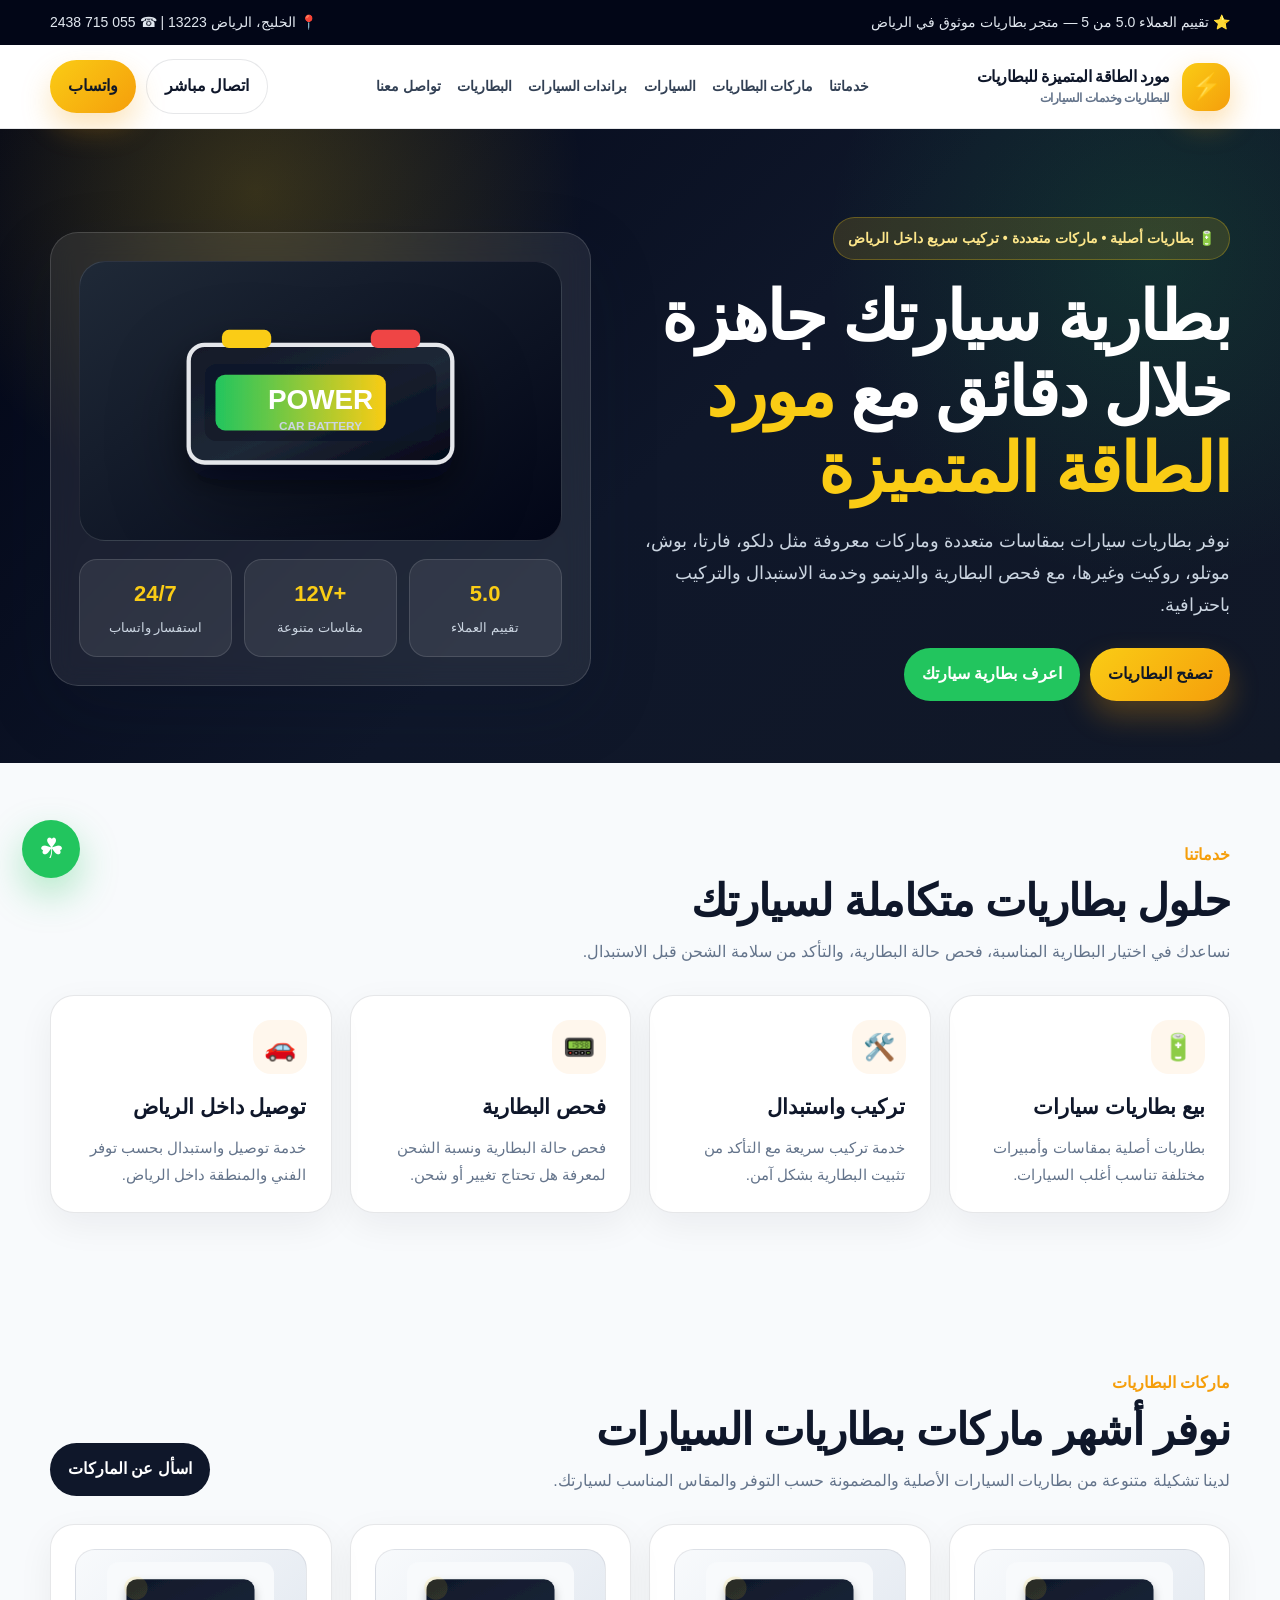
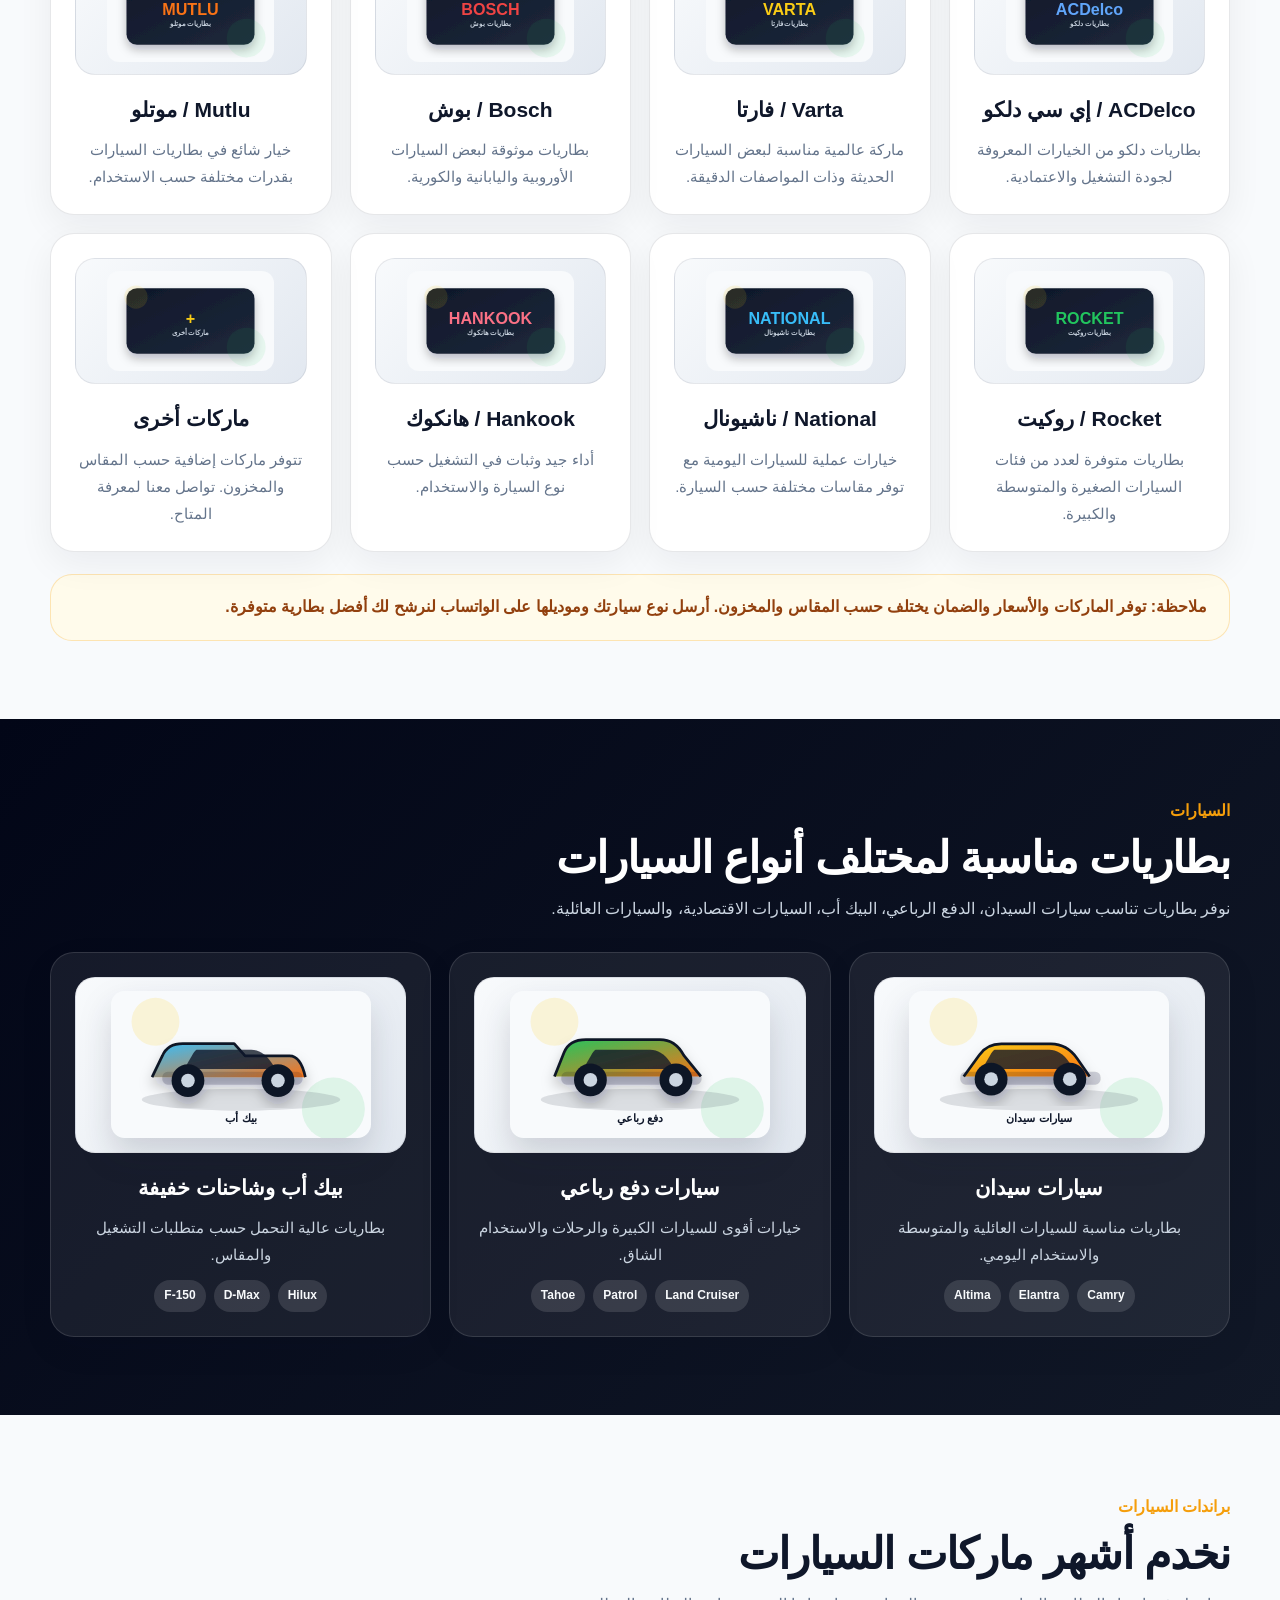
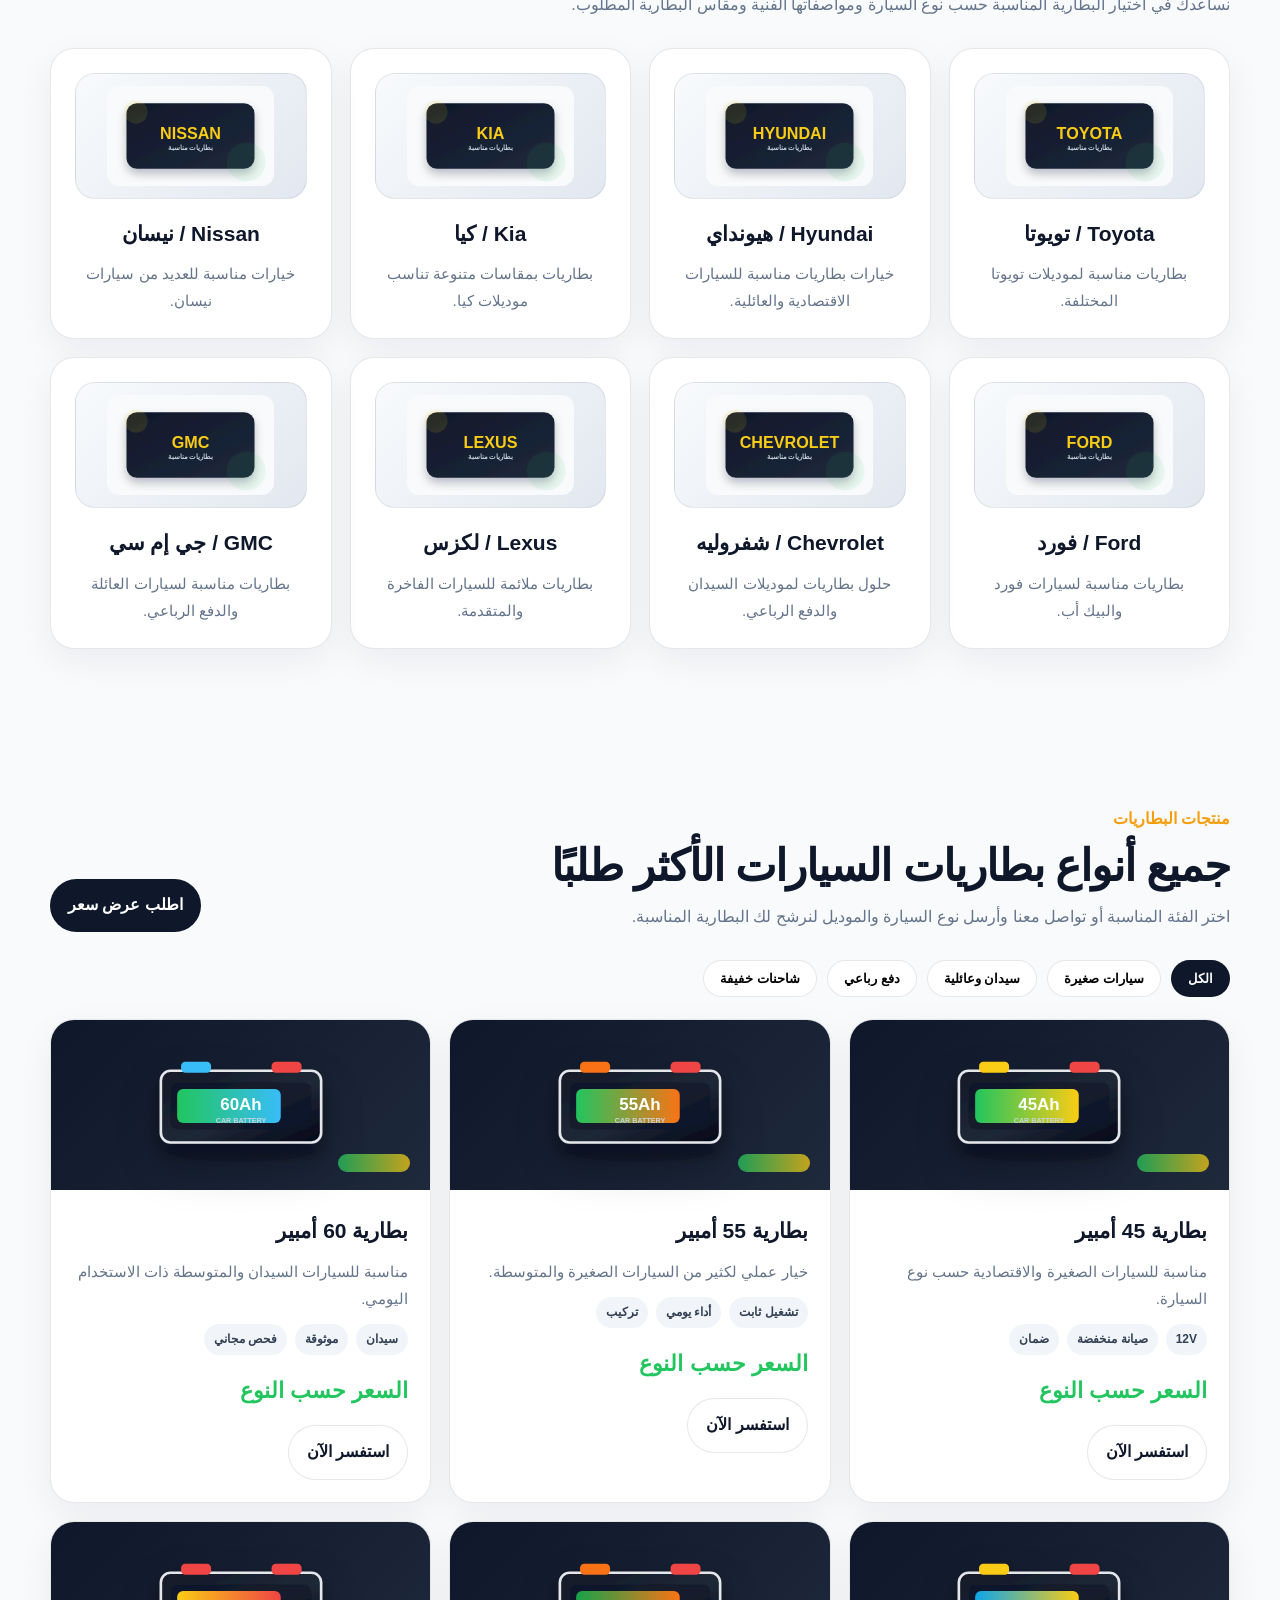
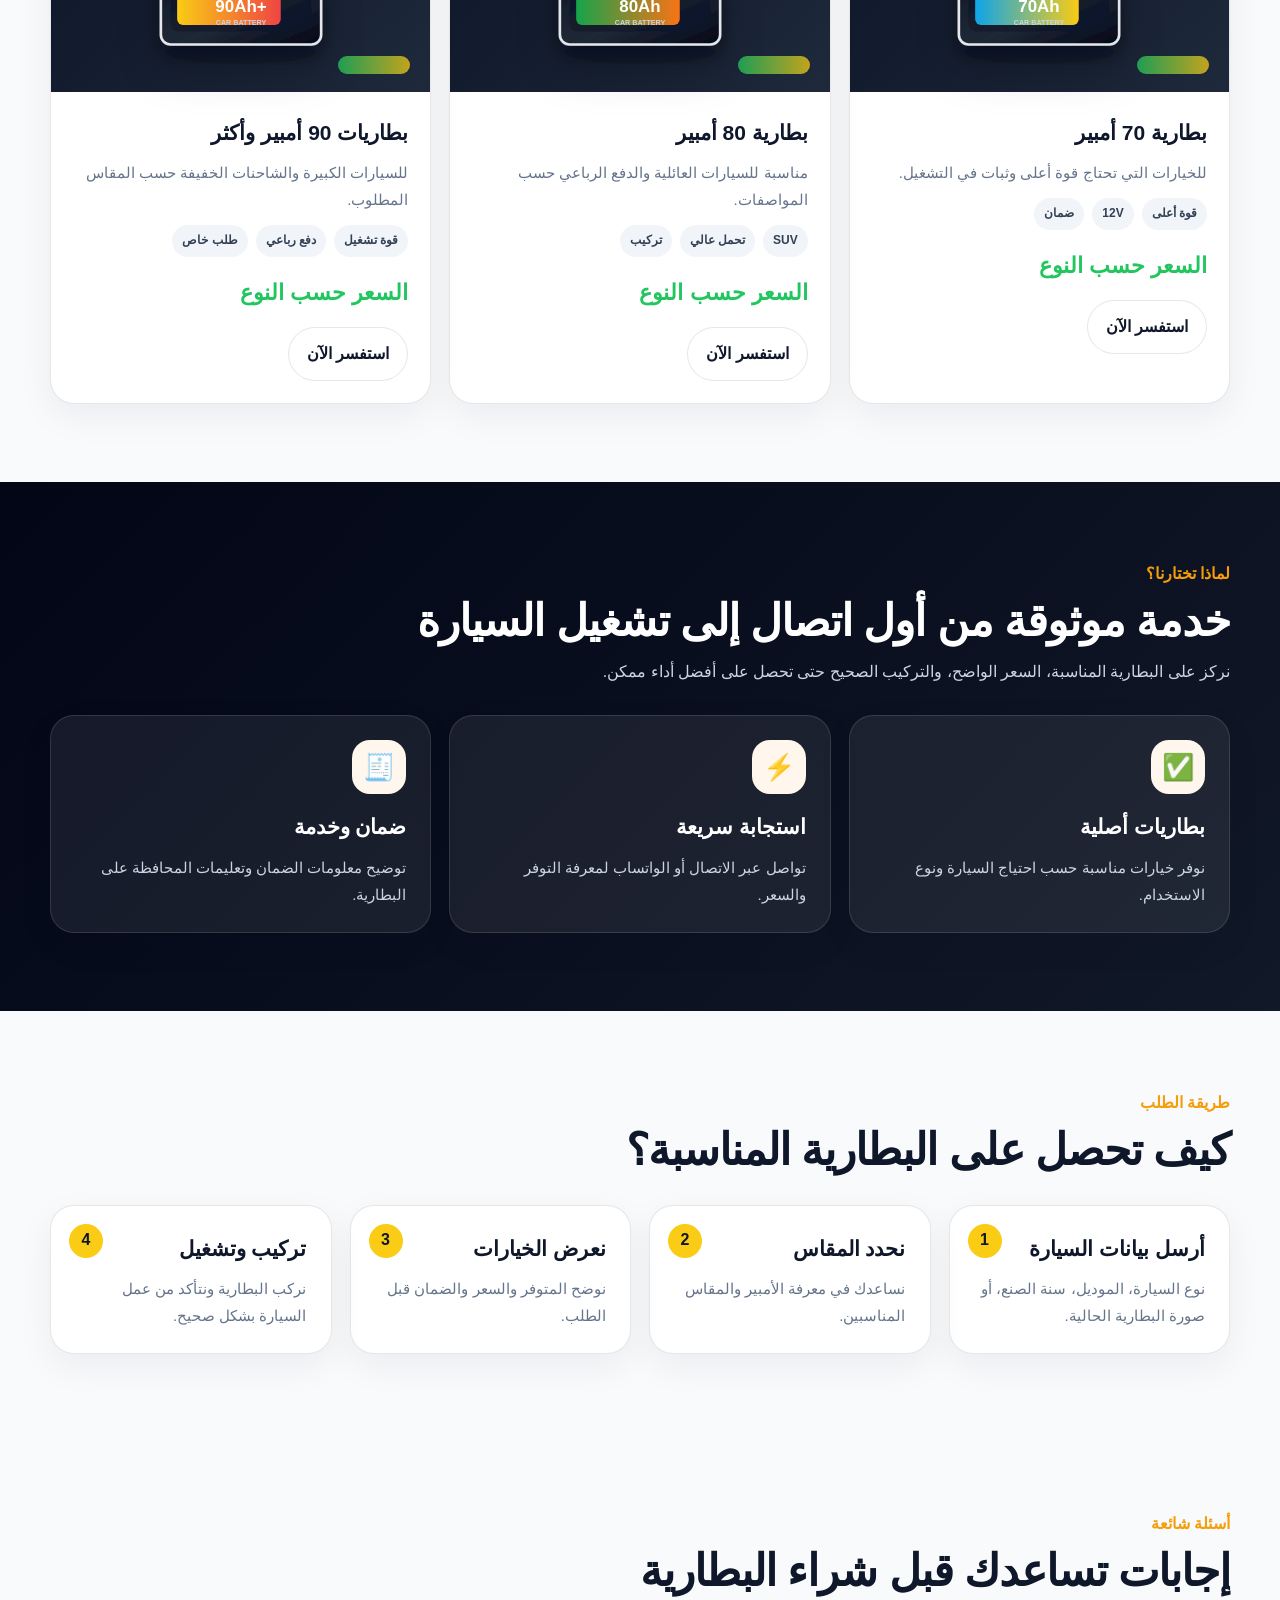
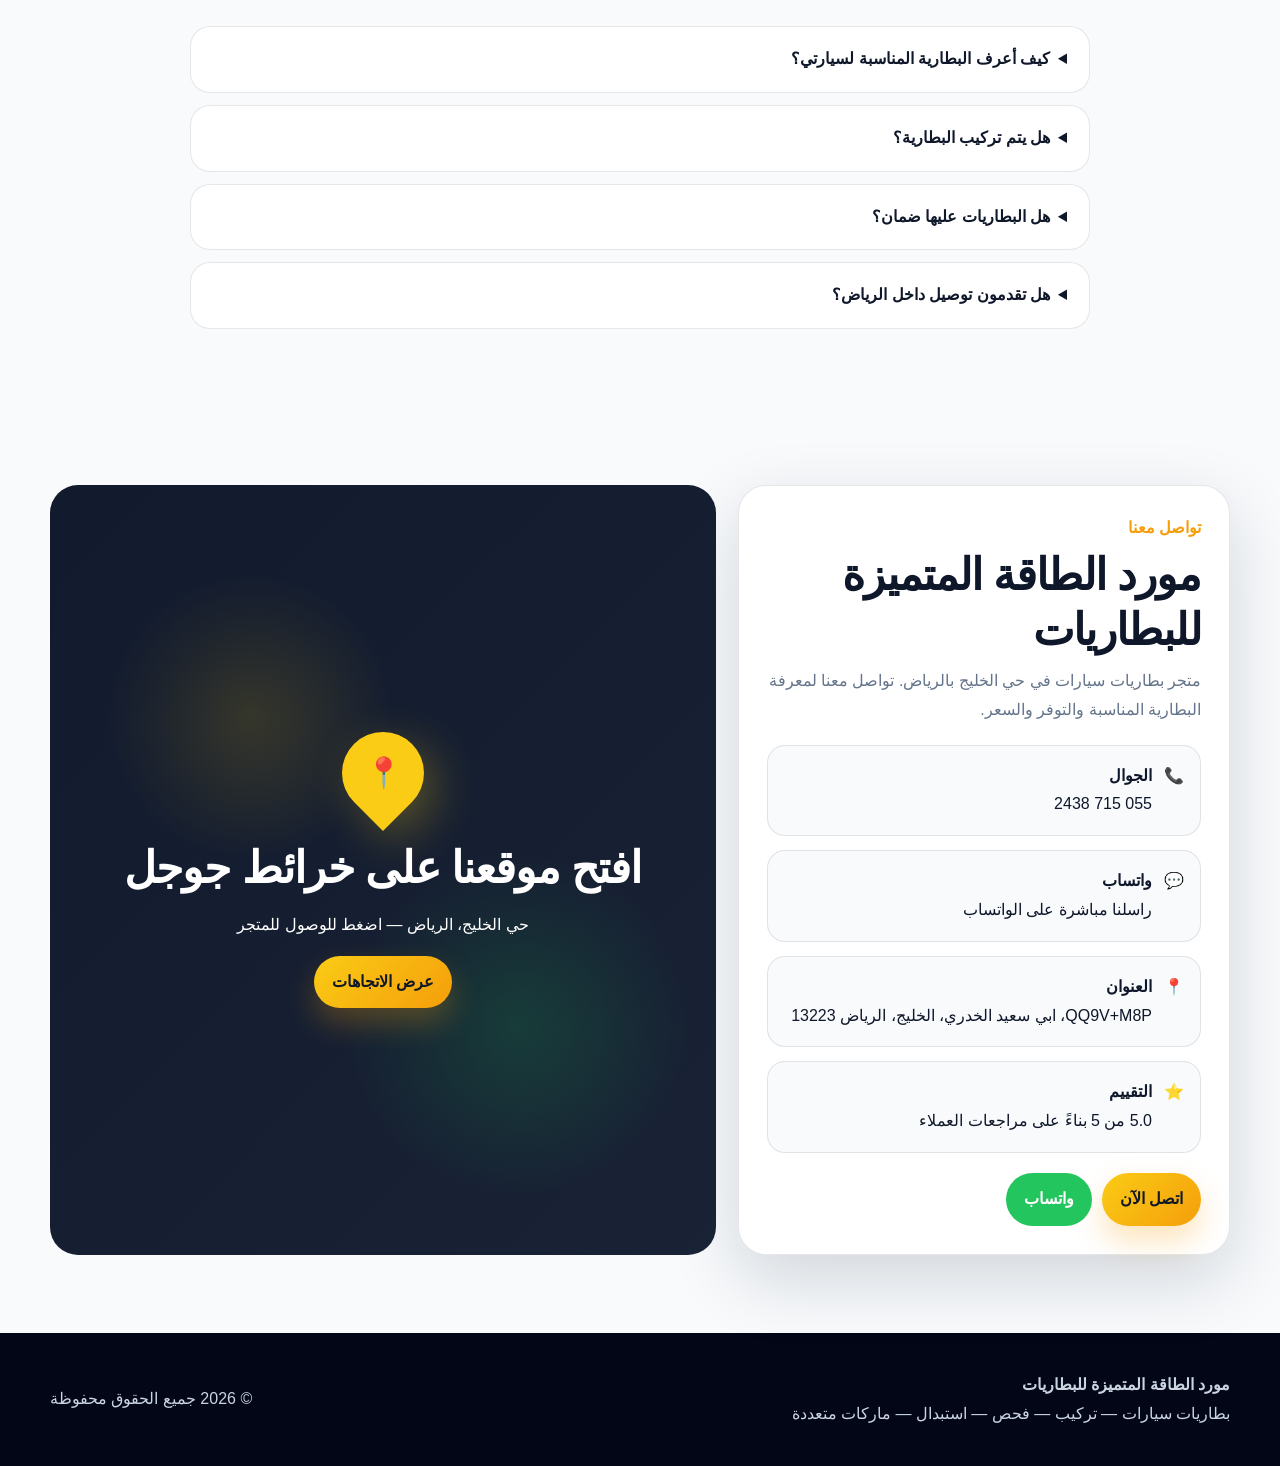
<file: index.html>
<!DOCTYPE html>
<html lang="ar" dir="rtl">
<head>
<meta name="google-site-verification" content="Yxp03Z5TTCuOKH15BFUVGGDQGeXFrfQGbRaMHRB3LVk" />
  <meta charset="UTF-8" />
  <meta name="viewport" content="width=device-width, initial-scale=1.0" />
  <title>مورد الطاقة المتميزة للبطاريات | بطاريات سيارات في الرياض</title>
  <meta name="description" content="مورد الطاقة المتميزة للبطاريات في الرياض يقدم بطاريات سيارات أصلية وماركات مثل ACDelco وVarta وBosch وMutlu وRocket، مع خدمة فحص وتركيب واستبدال بطاريات السيارات داخل الرياض." />
  <meta name="keywords" content="بطاريات سيارات الرياض, مورد الطاقة المتميزة للبطاريات, متجر بطاريات الرياض, بطاريات ACDelco الرياض, بطاريات دلكو, بطاريات Varta, بطاريات Bosch, بطاريات تويوتا, بطاريات هيونداي, تبديل بطارية سيارة الرياض, تركيب بطارية سيارة" />
  <meta name="robots" content="index, follow" />
  <meta property="og:title" content="مورد الطاقة المتميزة للبطاريات | بطاريات سيارات في الرياض" />
  <meta property="og:description" content="بطاريات سيارات أصلية، ماركات متعددة، فحص وتركيب واستبدال سريع داخل الرياض." />
  <meta property="og:type" content="website" />
  <meta property="og:locale" content="ar_SA" />
  <meta name="theme-color" content="#0f172a" />
  <link rel="stylesheet" href="assets/css/style.css" />

  <script type="application/ld+json">
  {
    "@context": "https://schema.org",
    "@type": "AutoPartsStore",
    "name": "مورد الطاقة المتميزة للبطاريات",
    "description": "متجر بطاريات سيارات في الرياض يقدم بطاريات أصلية وخدمة تركيب واستبدال وفحص بطارية.",
    "telephone": "+966557152438",
    "address": {
      "@type": "PostalAddress",
      "streetAddress": "ابي سعيد الخدري، الخليج",
      "addressLocality": "الرياض",
      "postalCode": "13223",
      "addressCountry": "SA"
    },
    "geo": {
      "@type": "GeoCoordinates",
      "latitude": "24.7681",
      "longitude": "46.7933"
    },
    "aggregateRating": {
      "@type": "AggregateRating",
      "ratingValue": "5.0",
      "reviewCount": "5"
    },
    "areaServed": "الرياض",
    "priceRange": "$$",
    "makesOffer": [
      {"@type":"Offer","itemOffered":{"@type":"Product","name":"بطارية سيارة ACDelco"}},
      {"@type":"Offer","itemOffered":{"@type":"Product","name":"بطارية سيارة Varta"}},
      {"@type":"Offer","itemOffered":{"@type":"Product","name":"بطارية سيارة Bosch"}},
      {"@type":"Offer","itemOffered":{"@type":"Product","name":"بطارية سيارة Mutlu"}}
    ],
    "sameAs": ["https://maps.app.goo.gl/ugV6k1Ft15x16Sjf6"]
  }
  </script>
</head>
<body>
  <div class="top-bar">
    <div class="container">
      <span>⭐ تقييم العملاء 5.0 من 5 — متجر بطاريات موثوق في الرياض</span>
      <span>📍 الخليج، الرياض 13223 | ☎ 055 715 2438</span>
    </div>
  </div>

  <header>
    <div class="container navbar">
      <a class="brand" href="#home" aria-label="الرئيسية">
        <span class="logo">⚡</span>
        <span>مورد الطاقة المتميزة للبطاريات<small>للبطاريات وخدمات السيارات</small></span>
      </a>
      <button class="mobile-menu-btn" type="button">القائمة ☰</button>
      <nav aria-label="روابط الموقع">
        <a href="#services">خدماتنا</a>
        <a href="#brands">ماركات البطاريات</a>
        <a href="#cars">السيارات</a>
        <a href="#car-brands">براندات السيارات</a>
        <a href="#products">البطاريات</a>
        <a href="#contact">تواصل معنا</a>
      </nav>
      <div class="actions">
        <a class="btn btn-outline" href="tel:+966557152438">اتصال مباشر</a>
        <a class="btn btn-primary" href="https://wa.me/966557152438" target="_blank" rel="noopener">واتساب</a>
      </div>
    </div>
  </header>

  <main id="home">
    <section class="hero">
      <div class="container hero-grid">
        <div>
          <div class="badge">🔋 بطاريات أصلية • ماركات متعددة • تركيب سريع داخل الرياض</div>
          <h1>بطارية سيارتك جاهزة خلال دقائق مع <span class="highlight">مورد الطاقة المتميزة</span></h1>
          <p>نوفر بطاريات سيارات بمقاسات متعددة وماركات معروفة مثل دلكو، فارتا، بوش، موتلو، روكيت وغيرها، مع فحص البطارية والدينمو وخدمة الاستبدال والتركيب باحترافية.</p>
          <div class="actions">
            <a class="btn btn-primary" href="#products">تصفح البطاريات</a>
            <a class="btn btn-green" href="https://wa.me/966557152438?text=السلام%20عليكم%،%20أرغب%20بمعرفة%20البطارية%20المناسبة%20لسيارتي" target="_blank" rel="noopener">اعرف بطارية سيارتك</a>
          </div>
        </div>

        <div class="hero-card" aria-label="معلومات سريعة">
          <div class="battery-visual">
            <img src="assets/images/batteries/hero-battery.svg" alt="بطارية سيارة احترافية" class="hero-battery-img">
          </div>
          <div class="stats">
            <div class="stat"><strong>5.0</strong><span>تقييم العملاء</span></div>
            <div class="stat"><strong>+12V</strong><span>مقاسات متنوعة</span></div>
            <div class="stat"><strong>24/7</strong><span>استفسار واتساب</span></div>
          </div>
        </div>
      </div>
    </section>

    <section id="services">
      <div class="container">
        <div class="section-head">
          <div>
            <div class="eyebrow">خدماتنا</div>
            <h2>حلول بطاريات متكاملة لسيارتك</h2>
            <p class="lead">نساعدك في اختيار البطارية المناسبة، فحص حالة البطارية، والتأكد من سلامة الشحن قبل الاستبدال.</p>
          </div>
        </div>
        <div class="services-grid">
          <article class="card"><div class="icon">🔋</div><h3>بيع بطاريات سيارات</h3><p>بطاريات أصلية بمقاسات وأمبيرات مختلفة تناسب أغلب السيارات.</p></article>
          <article class="card"><div class="icon">🛠️</div><h3>تركيب واستبدال</h3><p>خدمة تركيب سريعة مع التأكد من تثبيت البطارية بشكل آمن.</p></article>
          <article class="card"><div class="icon">📟</div><h3>فحص البطارية</h3><p>فحص حالة البطارية ونسبة الشحن لمعرفة هل تحتاج تغيير أو شحن.</p></article>
          <article class="card"><div class="icon">🚗</div><h3>توصيل داخل الرياض</h3><p>خدمة توصيل واستبدال بحسب توفر الفني والمنطقة داخل الرياض.</p></article>
        </div>
      </div>
    </section>

    <section id="brands">
      <div class="container">
        <div class="section-head">
          <div>
            <div class="eyebrow">ماركات البطاريات</div>
            <h2>نوفر أشهر ماركات بطاريات السيارات</h2>
            <p class="lead">لدينا تشكيلة متنوعة من بطاريات السيارات الأصلية والمضمونة حسب التوفر والمقاس المناسب لسيارتك.</p>
          </div>
          <a class="btn btn-dark" href="https://wa.me/966557152438?text=أريد%20معرفة%20ماركات%20البطاريات%20المتوفرة" target="_blank" rel="noopener">اسأل عن الماركات</a>
        </div>

        <div class="brands-grid">
          <article class="card brand-card"><div class="brand-logo-wrap"><img src="assets/images/brands/acdelco.svg" alt="بطاريات ACDelco دلكو في الرياض" class="brand-logo"></div><h3>ACDelco / إي سي دلكو</h3><p>بطاريات دلكو من الخيارات المعروفة لجودة التشغيل والاعتمادية.</p></article>
          <article class="card brand-card"><div class="brand-logo-wrap"><img src="assets/images/brands/varta.svg" alt="بطاريات Varta للسيارات" class="brand-logo"></div><h3>Varta / فارتا</h3><p>ماركة عالمية مناسبة لبعض السيارات الحديثة وذات المواصفات الدقيقة.</p></article>
          <article class="card brand-card"><div class="brand-logo-wrap"><img src="assets/images/brands/bosch.svg" alt="بطاريات Bosch للسيارات" class="brand-logo"></div><h3>Bosch / بوش</h3><p>بطاريات موثوقة لبعض السيارات الأوروبية واليابانية والكورية.</p></article>
          <article class="card brand-card"><div class="brand-logo-wrap"><img src="assets/images/brands/mutlu.svg" alt="بطاريات Mutlu موتلو" class="brand-logo"></div><h3>Mutlu / موتلو</h3><p>خيار شائع في بطاريات السيارات بقدرات مختلفة حسب الاستخدام.</p></article>
          <article class="card brand-card"><div class="brand-logo-wrap"><img src="assets/images/brands/rocket.svg" alt="بطاريات Rocket روكيت" class="brand-logo"></div><h3>Rocket / روكيت</h3><p>بطاريات متوفرة لعدد من فئات السيارات الصغيرة والمتوسطة والكبيرة.</p></article>
          <article class="card brand-card"><div class="brand-logo-wrap"><img src="assets/images/brands/national.svg" alt="بطاريات National ناشيونال" class="brand-logo"></div><h3>National / ناشيونال</h3><p>خيارات عملية للسيارات اليومية مع توفر مقاسات مختلفة حسب السيارة.</p></article>
          <article class="card brand-card"><div class="brand-logo-wrap"><img src="assets/images/brands/hankook.svg" alt="بطاريات Hankook هانكوك" class="brand-logo"></div><h3>Hankook / هانكوك</h3><p>أداء جيد وثبات في التشغيل حسب نوع السيارة والاستخدام.</p></article>
          <article class="card brand-card"><div class="brand-logo-wrap"><img src="assets/images/brands/other-battery-brand.svg" alt="ماركات بطاريات أخرى" class="brand-logo"></div><h3>ماركات أخرى</h3><p>تتوفر ماركات إضافية حسب المقاس والمخزون. تواصل معنا لمعرفة المتاح.</p></article>
        </div>
        <div class="note-box">ملاحظة: توفر الماركات والأسعار والضمان يختلف حسب المقاس والمخزون. أرسل نوع سيارتك وموديلها على الواتساب لنرشح لك أفضل بطارية متوفرة.</div>
      </div>
    </section>

    <section id="cars" class="dark-section">
      <div class="container">
        <div class="section-head">
          <div>
            <div class="eyebrow">السيارات</div>
            <h2>بطاريات مناسبة لمختلف أنواع السيارات</h2>
            <p class="lead">نوفر بطاريات تناسب سيارات السيدان، الدفع الرباعي، البيك أب، السيارات الاقتصادية، والسيارات العائلية.</p>
          </div>
        </div>
        <div class="cars-grid">
          <article class="card car-card"><div class="car-image-wrap"><img src="assets/images/cars/sedan.svg" alt="بطاريات سيارات سيدان" class="car-image"></div><h3>سيارات سيدان</h3><p>بطاريات مناسبة للسيارات العائلية والمتوسطة والاستخدام اليومي.</p><div class="compatibility-list"><span class="tag">Camry</span><span class="tag">Elantra</span><span class="tag">Altima</span></div></article>
          <article class="card car-card"><div class="car-image-wrap"><img src="assets/images/cars/suv.svg" alt="بطاريات سيارات دفع رباعي" class="car-image"></div><h3>سيارات دفع رباعي</h3><p>خيارات أقوى للسيارات الكبيرة والرحلات والاستخدام الشاق.</p><div class="compatibility-list"><span class="tag">Land Cruiser</span><span class="tag">Patrol</span><span class="tag">Tahoe</span></div></article>
          <article class="card car-card"><div class="car-image-wrap"><img src="assets/images/cars/pickup.svg" alt="بطاريات سيارات بيك أب وشاحنات خفيفة" class="car-image"></div><h3>بيك أب وشاحنات خفيفة</h3><p>بطاريات عالية التحمل حسب متطلبات التشغيل والمقاس.</p><div class="compatibility-list"><span class="tag">Hilux</span><span class="tag">D-Max</span><span class="tag">F-150</span></div></article>
        </div>
      </div>
    </section>

    <section id="car-brands">
      <div class="container">
        <div class="section-head">
          <div>
            <div class="eyebrow">براندات السيارات</div>
            <h2>نخدم أشهر ماركات السيارات</h2>
            <p class="lead">نساعدك في اختيار البطارية المناسبة حسب نوع السيارة ومواصفاتها الفنية ومقاس البطارية المطلوب.</p>
          </div>
        </div>
        <div class="car-brands-grid">
          <article class="card car-brand-card"><div class="car-brand-logo-wrap"><img src="assets/images/car-brands/toyota.svg" alt="بطاريات تويوتا في الرياض" class="car-brand-logo"></div><h3>Toyota / تويوتا</h3><p>بطاريات مناسبة لموديلات تويوتا المختلفة.</p></article>
          <article class="card car-brand-card"><div class="car-brand-logo-wrap"><img src="assets/images/car-brands/hyundai.svg" alt="بطاريات هيونداي" class="car-brand-logo"></div><h3>Hyundai / هيونداي</h3><p>خيارات بطاريات مناسبة للسيارات الاقتصادية والعائلية.</p></article>
          <article class="card car-brand-card"><div class="car-brand-logo-wrap"><img src="assets/images/car-brands/kia.svg" alt="بطاريات كيا" class="car-brand-logo"></div><h3>Kia / كيا</h3><p>بطاريات بمقاسات متنوعة تناسب موديلات كيا.</p></article>
          <article class="card car-brand-card"><div class="car-brand-logo-wrap"><img src="assets/images/car-brands/nissan.svg" alt="بطاريات نيسان" class="car-brand-logo"></div><h3>Nissan / نيسان</h3><p>خيارات مناسبة للعديد من سيارات نيسان.</p></article>
          <article class="card car-brand-card"><div class="car-brand-logo-wrap"><img src="assets/images/car-brands/ford.svg" alt="بطاريات فورد" class="car-brand-logo"></div><h3>Ford / فورد</h3><p>بطاريات مناسبة لسيارات فورد والبيك أب.</p></article>
          <article class="card car-brand-card"><div class="car-brand-logo-wrap"><img src="assets/images/car-brands/chevrolet.svg" alt="بطاريات شفروليه" class="car-brand-logo"></div><h3>Chevrolet / شفروليه</h3><p>حلول بطاريات لموديلات السيدان والدفع الرباعي.</p></article>
          <article class="card car-brand-card"><div class="car-brand-logo-wrap"><img src="assets/images/car-brands/lexus.svg" alt="بطاريات لكزس" class="car-brand-logo"></div><h3>Lexus / لكزس</h3><p>بطاريات ملائمة للسيارات الفاخرة والمتقدمة.</p></article>
          <article class="card car-brand-card"><div class="car-brand-logo-wrap"><img src="assets/images/car-brands/gmc.svg" alt="بطاريات جي ام سي" class="car-brand-logo"></div><h3>GMC / جي إم سي</h3><p>بطاريات مناسبة لسيارات العائلة والدفع الرباعي.</p></article>
        </div>
      </div>
    </section>

    <section id="products">
      <div class="container">
        <div class="section-head">
          <div>
            <div class="eyebrow">منتجات البطاريات</div>
            <h2>جميع أنواع بطاريات السيارات الأكثر طلبًا</h2>
            <p class="lead">اختر الفئة المناسبة أو تواصل معنا وأرسل نوع السيارة والموديل لنرشح لك البطارية المناسبة.</p>
          </div>
          <a class="btn btn-dark" href="https://wa.me/966557152438?text=أريد%20عرض%20سعر%20بطارية%20سيارة" target="_blank" rel="noopener">اطلب عرض سعر</a>
        </div>

        <div class="filters" aria-label="فلترة المنتجات">
          <button class="filter-btn active" data-filter="all">الكل</button>
          <button class="filter-btn" data-filter="small">سيارات صغيرة</button>
          <button class="filter-btn" data-filter="sedan">سيدان وعائلية</button>
          <button class="filter-btn" data-filter="suv">دفع رباعي</button>
          <button class="filter-btn" data-filter="truck">شاحنات خفيفة</button>
        </div>

        <div class="products-grid">
          <article class="card product" data-category="small"><div class="product-top"><img src="assets/images/batteries/battery-45ah.svg" alt="بطارية سيارة 45 أمبير" class="product-battery-image"></div><div class="product-body"><h3>بطارية 45 أمبير</h3><p>مناسبة للسيارات الصغيرة والاقتصادية حسب نوع السيارة.</p><div class="product-meta"><span class="tag">12V</span><span class="tag">صيانة منخفضة</span><span class="tag">ضمان</span></div><div class="price">السعر حسب النوع</div><a class="btn btn-outline" href="https://wa.me/966557152438?text=أريد%20بطارية%2045%20أمبير" target="_blank" rel="noopener">استفسر الآن</a></div></article>
          <article class="card product" data-category="small sedan"><div class="product-top"><img src="assets/images/batteries/battery-55ah.svg" alt="بطارية سيارة 55 أمبير" class="product-battery-image"></div><div class="product-body"><h3>بطارية 55 أمبير</h3><p>خيار عملي لكثير من السيارات الصغيرة والمتوسطة.</p><div class="product-meta"><span class="tag">تشغيل ثابت</span><span class="tag">أداء يومي</span><span class="tag">تركيب</span></div><div class="price">السعر حسب النوع</div><a class="btn btn-outline" href="https://wa.me/966557152438?text=أريد%20بطارية%2055%20أمبير" target="_blank" rel="noopener">استفسر الآن</a></div></article>
          <article class="card product" data-category="sedan"><div class="product-top"><img src="assets/images/batteries/battery-60ah.svg" alt="بطارية سيارة 60 أمبير" class="product-battery-image"></div><div class="product-body"><h3>بطارية 60 أمبير</h3><p>مناسبة للسيارات السيدان والمتوسطة ذات الاستخدام اليومي.</p><div class="product-meta"><span class="tag">سيدان</span><span class="tag">موثوقة</span><span class="tag">فحص مجاني</span></div><div class="price">السعر حسب النوع</div><a class="btn btn-outline" href="https://wa.me/966557152438?text=أريد%20بطارية%2060%20أمبير" target="_blank" rel="noopener">استفسر الآن</a></div></article>
          <article class="card product" data-category="sedan suv"><div class="product-top"><img src="assets/images/batteries/battery-70ah.svg" alt="بطارية سيارة 70 أمبير" class="product-battery-image"></div><div class="product-body"><h3>بطارية 70 أمبير</h3><p>للخيارات التي تحتاج قوة أعلى وثبات في التشغيل.</p><div class="product-meta"><span class="tag">قوة أعلى</span><span class="tag">12V</span><span class="tag">ضمان</span></div><div class="price">السعر حسب النوع</div><a class="btn btn-outline" href="https://wa.me/966557152438?text=أريد%20بطارية%2070%20أمبير" target="_blank" rel="noopener">استفسر الآن</a></div></article>
          <article class="card product" data-category="suv"><div class="product-top"><img src="assets/images/batteries/battery-80ah.svg" alt="بطارية سيارة 80 أمبير" class="product-battery-image"></div><div class="product-body"><h3>بطارية 80 أمبير</h3><p>مناسبة للسيارات العائلية والدفع الرباعي حسب المواصفات.</p><div class="product-meta"><span class="tag">SUV</span><span class="tag">تحمل عالي</span><span class="tag">تركيب</span></div><div class="price">السعر حسب النوع</div><a class="btn btn-outline" href="https://wa.me/966557152438?text=أريد%20بطارية%2080%20أمبير" target="_blank" rel="noopener">استفسر الآن</a></div></article>
          <article class="card product" data-category="suv truck"><div class="product-top"><img src="assets/images/batteries/battery-90ah.svg" alt="بطارية سيارة 90 أمبير وأكثر" class="product-battery-image"></div><div class="product-body"><h3>بطاريات 90 أمبير وأكثر</h3><p>للسيارات الكبيرة والشاحنات الخفيفة حسب المقاس المطلوب.</p><div class="product-meta"><span class="tag">قوة تشغيل</span><span class="tag">دفع رباعي</span><span class="tag">طلب خاص</span></div><div class="price">السعر حسب النوع</div><a class="btn btn-outline" href="https://wa.me/966557152438?text=أريد%20بطارية%2090%20أمبير%20أو%20أكثر" target="_blank" rel="noopener">استفسر الآن</a></div></article>
        </div>
      </div>
    </section>

    <section id="why" class="dark-section">
      <div class="container">
        <div class="section-head">
          <div>
            <div class="eyebrow">لماذا تختارنا؟</div>
            <h2>خدمة موثوقة من أول اتصال إلى تشغيل السيارة</h2>
            <p class="lead">نركز على البطارية المناسبة، السعر الواضح، والتركيب الصحيح حتى تحصل على أفضل أداء ممكن.</p>
          </div>
        </div>
        <div class="why-grid">
          <article class="card"><div class="icon">✅</div><h3>بطاريات أصلية</h3><p>نوفر خيارات مناسبة حسب احتياج السيارة ونوع الاستخدام.</p></article>
          <article class="card"><div class="icon">⚡</div><h3>استجابة سريعة</h3><p>تواصل عبر الاتصال أو الواتساب لمعرفة التوفر والسعر.</p></article>
          <article class="card"><div class="icon">🧾</div><h3>ضمان وخدمة</h3><p>توضيح معلومات الضمان وتعليمات المحافظة على البطارية.</p></article>
        </div>
      </div>
    </section>

    <section>
      <div class="container">
        <div class="section-head"><div><div class="eyebrow">طريقة الطلب</div><h2>كيف تحصل على البطارية المناسبة؟</h2></div></div>
        <div class="steps">
          <article class="card step"><h3>أرسل بيانات السيارة</h3><p>نوع السيارة، الموديل، سنة الصنع، أو صورة البطارية الحالية.</p></article>
          <article class="card step"><h3>نحدد المقاس</h3><p>نساعدك في معرفة الأمبير والمقاس المناسبين.</p></article>
          <article class="card step"><h3>نعرض الخيارات</h3><p>نوضح المتوفر والسعر والضمان قبل الطلب.</p></article>
          <article class="card step"><h3>تركيب وتشغيل</h3><p>نركب البطارية ونتأكد من عمل السيارة بشكل صحيح.</p></article>
        </div>
      </div>
    </section>

    <section id="faq">
      <div class="container">
        <div class="section-head"><div><div class="eyebrow">أسئلة شائعة</div><h2>إجابات تساعدك قبل شراء البطارية</h2></div></div>
        <div class="faq">
          <details><summary>كيف أعرف البطارية المناسبة لسيارتي؟</summary><p>أرسل لنا نوع السيارة والموديل أو صورة البطارية الحالية عبر الواتساب، ونساعدك في تحديد الأمبير والمقاس المناسب.</p></details>
          <details><summary>هل يتم تركيب البطارية؟</summary><p>نعم، تتوفر خدمة التركيب والاستبدال بحسب التوفر والمنطقة. تواصل معنا للتأكيد قبل الطلب.</p></details>
          <details><summary>هل البطاريات عليها ضمان؟</summary><p>تختلف مدة الضمان حسب نوع البطارية والشركة. يتم توضيح بيانات الضمان عند الشراء.</p></details>
          <details><summary>هل تقدمون توصيل داخل الرياض؟</summary><p>تتوفر خدمة التوصيل لبعض مناطق الرياض حسب الوقت والتوفر. أرسل موقعك عبر الواتساب لمعرفة إمكانية الخدمة.</p></details>
        </div>
      </div>
    </section>

    <section id="contact">
      <div class="container contact-grid">
        <div class="contact-card">
          <div class="eyebrow">تواصل معنا</div>
          <h2>مورد الطاقة المتميزة للبطاريات</h2>
          <p class="lead">متجر بطاريات سيارات في حي الخليج بالرياض. تواصل معنا لمعرفة البطارية المناسبة والتوفر والسعر.</p>
          <div class="contact-list">
            <div class="contact-item"><strong>📞</strong><div><b>الجوال</b><br><a href="tel:+966557152438">055 715 2438</a></div></div>
            <div class="contact-item"><strong>💬</strong><div><b>واتساب</b><br><a href="https://wa.me/966557152438" target="_blank" rel="noopener">راسلنا مباشرة على الواتساب</a></div></div>
            <div class="contact-item"><strong>📍</strong><div><b>العنوان</b><br>QQ9V+M8P، ابي سعيد الخدري، الخليج، الرياض 13223</div></div>
            <div class="contact-item"><strong>⭐</strong><div><b>التقييم</b><br>5.0 من 5 بناءً على مراجعات العملاء</div></div>
          </div>
          <div class="actions" style="margin-top:20px">
            <a class="btn btn-primary" href="tel:+966557152438">اتصل الآن</a>
            <a class="btn btn-green" href="https://wa.me/966557152438" target="_blank" rel="noopener">واتساب</a>
          </div>
        </div>
        <a class="map-box" href="https://maps.app.goo.gl/ugV6k1Ft15x16Sjf6" target="_blank" rel="noopener" aria-label="افتح الموقع على خرائط جوجل">
          <div><div class="pin"><span>📍</span></div><h2>افتح موقعنا على خرائط جوجل</h2><p>حي الخليج، الرياض — اضغط للوصول للمتجر</p><span class="btn btn-primary">عرض الاتجاهات</span></div>
        </a>
      </div>
    </section>
  </main>

  <footer>
    <div class="container">
      <div><b>مورد الطاقة المتميزة للبطاريات</b><br />بطاريات سيارات — تركيب — فحص — استبدال — ماركات متعددة</div>
      <div>© <span id="year"></span> جميع الحقوق محفوظة</div>
    </div>
  </footer>

  <a class="floating-whatsapp" href="https://wa.me/966557152438" target="_blank" rel="noopener" aria-label="واتساب">☘</a>
  <script src="assets/js/script.js"></script>
</body>
</html>
</file>
<file: assets/css/style.css>
:root {
  --navy: #0f172a;
  --navy-2: #111827;
  --yellow: #facc15;
  --orange: #f59e0b;
  --green: #22c55e;
  --red: #ef4444;
  --white: #ffffff;
  --muted: #64748b;
  --light: #f8fafc;
  --line: rgba(15, 23, 42, 0.10);
  --shadow: 0 24px 70px rgba(15, 23, 42, 0.16);
  --radius: 28px;
}

* { box-sizing: border-box; }
html { scroll-behavior: smooth; }
body {
  margin: 0;
  font-family: "Tahoma", "Arial", sans-serif;
  background: var(--light);
  color: var(--navy);
  line-height: 1.8;
}
a { color: inherit; text-decoration: none; }
img { max-width: 100%; display: block; }
.container { width: min(1180px, calc(100% - 32px)); margin: auto; }

.top-bar {
  background: #020617;
  color: #e2e8f0;
  font-size: 14px;
  padding: 10px 0;
}
.top-bar .container {
  display: flex;
  align-items: center;
  justify-content: space-between;
  gap: 16px;
  flex-wrap: wrap;
}

header {
  position: sticky;
  top: 0;
  z-index: 99;
  background: rgba(255, 255, 255, 0.92);
  backdrop-filter: blur(18px);
  border-bottom: 1px solid var(--line);
}

.navbar {
  display: flex;
  align-items: center;
  justify-content: space-between;
  padding: 14px 0;
  gap: 18px;
}

.brand {
  display: flex;
  align-items: center;
  gap: 12px;
  font-weight: 900;
  letter-spacing: -0.5px;
}
.logo {
  width: 48px;
  height: 48px;
  border-radius: 16px;
  display: grid;
  place-items: center;
  background: linear-gradient(135deg, var(--yellow), var(--orange));
  color: #020617;
  box-shadow: 0 12px 30px rgba(245, 158, 11, 0.35);
  font-size: 26px;
}
.brand small {
  display: block;
  color: var(--muted);
  font-weight: 600;
  font-size: 12px;
  margin-top: -4px;
}
nav {
  display: flex;
  align-items: center;
  gap: 16px;
  color: #334155;
  font-weight: 800;
  font-size: 14px;
  white-space: nowrap;
}
nav a { transition: color .2s ease; }
nav a:hover { color: var(--orange); }

.actions {
  display: flex;
  align-items: center;
  gap: 10px;
  flex-wrap: wrap;
}
.btn {
  display: inline-flex;
  align-items: center;
  justify-content: center;
  gap: 8px;
  border: 0;
  cursor: pointer;
  font-weight: 900;
  border-radius: 999px;
  padding: 12px 18px;
  transition: transform .2s ease, box-shadow .2s ease, background .2s ease;
  white-space: nowrap;
}
.btn:hover { transform: translateY(-2px); }
.btn-primary {
  background: linear-gradient(135deg, var(--yellow), var(--orange));
  color: #111827;
  box-shadow: 0 15px 30px rgba(245, 158, 11, 0.28);
}
.btn-dark { background: var(--navy); color: white; }
.btn-green { background: var(--green); color: white; }
.btn-outline { border: 1px solid var(--line); background: white; color: var(--navy); }

.hero {
  position: relative;
  overflow: hidden;
  background:
    radial-gradient(circle at 20% 10%, rgba(250, 204, 21, 0.20), transparent 28%),
    radial-gradient(circle at 90% 20%, rgba(34, 197, 94, 0.14), transparent 26%),
    linear-gradient(135deg, #020617 0%, #0f172a 52%, #111827 100%);
  color: white;
  padding: 88px 0 62px;
}
.hero-grid {
  display: grid;
  grid-template-columns: 1.05fr .95fr;
  gap: 42px;
  align-items: center;
}
.badge {
  display: inline-flex;
  align-items: center;
  gap: 8px;
  background: rgba(250, 204, 21, 0.14);
  border: 1px solid rgba(250, 204, 21, 0.28);
  color: #fde68a;
  padding: 8px 14px;
  border-radius: 999px;
  font-weight: 800;
  font-size: 14px;
  margin-bottom: 18px;
}
h1 {
  font-size: clamp(34px, 6vw, 68px);
  line-height: 1.12;
  margin: 0 0 18px;
  letter-spacing: -1.8px;
}
.hero p {
  color: #cbd5e1;
  font-size: 18px;
  max-width: 620px;
  margin: 0 0 26px;
}
.hero .highlight { color: var(--yellow); }
.hero-card {
  position: relative;
  background: rgba(255, 255, 255, 0.08);
  border: 1px solid rgba(255, 255, 255, 0.14);
  border-radius: var(--radius);
  padding: 28px;
  box-shadow: var(--shadow);
  backdrop-filter: blur(12px);
}
.battery-visual {
  min-height: 280px;
  border-radius: 26px;
  background: linear-gradient(145deg, #1f2937, #020617);
  position: relative;
  overflow: hidden;
  display: grid;
  place-items: center;
  border: 1px solid rgba(255,255,255,.12);
  padding: 22px;
}
.hero-battery-img {
  width: min(410px, 100%);
  height: 230px;
  object-fit: contain;
  filter: drop-shadow(0 28px 36px rgba(0,0,0,.35));
}
.stats {
  display: grid;
  grid-template-columns: repeat(3, 1fr);
  gap: 12px;
  margin-top: 18px;
}
.stat {
  background: rgba(255,255,255,.08);
  border: 1px solid rgba(255,255,255,.12);
  padding: 14px;
  border-radius: 18px;
  text-align: center;
}
.stat strong { display: block; font-size: 22px; color: var(--yellow); }
.stat span { color: #cbd5e1; font-size: 13px; }

section { padding: 78px 0; }
.section-head {
  display: flex;
  align-items: end;
  justify-content: space-between;
  gap: 20px;
  margin-bottom: 28px;
}
.eyebrow { color: var(--orange); font-weight: 900; margin-bottom: 4px; }
h2 {
  font-size: clamp(28px, 4vw, 44px);
  margin: 0;
  letter-spacing: -1px;
  line-height: 1.25;
}
.lead { color: var(--muted); max-width: 720px; margin: 10px 0 0; }

.services-grid,
.brands-grid,
.products-grid,
.cars-grid,
.car-brands-grid,
.why-grid {
  display: grid;
  gap: 18px;
}
.services-grid { grid-template-columns: repeat(4, 1fr); }
.brands-grid { grid-template-columns: repeat(4, 1fr); }
.products-grid { grid-template-columns: repeat(3, 1fr); }
.cars-grid { grid-template-columns: repeat(3, 1fr); }
.car-brands-grid { grid-template-columns: repeat(4, 1fr); }
.why-grid { grid-template-columns: repeat(3, 1fr); }

.card {
  background: white;
  border: 1px solid var(--line);
  border-radius: 24px;
  padding: 24px;
  box-shadow: 0 12px 36px rgba(15,23,42,.06);
  transition: transform .2s ease, box-shadow .2s ease;
}
.card:hover { transform: translateY(-6px); box-shadow: 0 22px 50px rgba(15,23,42,.12); }
.icon {
  width: 54px;
  height: 54px;
  display: grid;
  place-items: center;
  border-radius: 18px;
  background: #fff7ed;
  color: var(--orange);
  font-size: 26px;
  margin-bottom: 14px;
}
.card h3 { margin: 0 0 8px; font-size: 21px; }
.card p { margin: 0; color: var(--muted); font-size: 15px; }

.brand-card,
.car-card,
.car-brand-card { text-align: center; overflow: hidden; position: relative; }
.brand-logo-wrap,
.car-brand-logo-wrap,
.car-image-wrap {
  background: linear-gradient(135deg, #f8fafc, #e2e8f0);
  border-radius: 20px;
  padding: 12px;
  margin-bottom: 16px;
  border: 1px solid rgba(15, 23, 42, 0.08);
  min-height: 126px;
  display: grid;
  place-items: center;
}
.brand-logo, .car-brand-logo {
  width: 100%;
  max-width: 170px;
  height: 100px;
  object-fit: contain;
  margin: auto;
}
.car-image {
  width: 100%;
  max-width: 260px;
  height: 150px;
  object-fit: contain;
  margin: auto;
  filter: drop-shadow(0 16px 16px rgba(15,23,42,.15));
}
.note-box {
  margin-top: 22px;
  background: #fffbeb;
  border: 1px solid rgba(245, 158, 11, .25);
  color: #92400e;
  border-radius: 22px;
  padding: 18px 22px;
  font-weight: 800;
}

.filters {
  display: flex;
  gap: 10px;
  flex-wrap: wrap;
  margin-bottom: 22px;
}
.filter-btn {
  border: 1px solid var(--line);
  background: white;
  border-radius: 999px;
  padding: 10px 16px;
  font-weight: 800;
  cursor: pointer;
}
.filter-btn.active { background: var(--navy); color: white; }
.product { padding: 0; overflow: hidden; }
.product-top {
  min-height: 170px;
  background: linear-gradient(135deg, #0f172a, #1e293b);
  color: white;
  display: grid;
  place-items: center;
  padding: 14px;
  position: relative;
}
.product-top::after {
  content: "";
  position: absolute;
  inset: auto 20px 18px auto;
  width: 72px;
  height: 18px;
  background: linear-gradient(90deg, var(--green), var(--yellow));
  border-radius: 999px;
  opacity: .75;
}
.product-battery-image {
  width: 100%;
  max-width: 260px;
  height: 140px;
  object-fit: contain;
  margin: auto;
  filter: drop-shadow(0 18px 18px rgba(0,0,0,.25));
}
.product-body { padding: 22px; }
.product-meta {
  display: flex;
  gap: 8px;
  flex-wrap: wrap;
  margin: 12px 0 16px;
}
.tag {
  background: #f1f5f9;
  color: #334155;
  border-radius: 999px;
  padding: 5px 10px;
  font-size: 12px;
  font-weight: 800;
}
.price { font-size: 22px; font-weight: 900; color: var(--green); margin-bottom: 14px; }
.compatibility-list {
  display: flex;
  gap: 8px;
  flex-wrap: wrap;
  justify-content: center;
  margin-top: 12px;
}

.dark-section {
  background: linear-gradient(135deg, #020617, #111827);
  color: white;
}
.dark-section .lead, .dark-section p { color: #cbd5e1; }
.dark-section .card { background: rgba(255,255,255,.07); color: white; border-color: rgba(255,255,255,.12); }
.dark-section .card p { color: #cbd5e1; }
.dark-section .tag { background: rgba(255,255,255,.12); color: #f8fafc; }

.steps {
  display: grid;
  grid-template-columns: repeat(4, 1fr);
  gap: 18px;
  counter-reset: step;
}
.step { position: relative; }
.step::before {
  counter-increment: step;
  content: counter(step);
  position: absolute;
  top: 18px;
  left: 18px;
  width: 34px;
  height: 34px;
  border-radius: 50%;
  background: var(--yellow);
  color: #111827;
  display: grid;
  place-items: center;
  font-weight: 900;
}

.contact-grid {
  display: grid;
  grid-template-columns: .85fr 1.15fr;
  gap: 22px;
  align-items: stretch;
}
.contact-card {
  background: white;
  border: 1px solid var(--line);
  border-radius: var(--radius);
  padding: 28px;
  box-shadow: var(--shadow);
}
.contact-list {
  display: grid;
  gap: 14px;
  margin-top: 20px;
}
.contact-item {
  display: flex;
  gap: 12px;
  align-items: flex-start;
  padding: 16px;
  border-radius: 18px;
  background: #f8fafc;
  border: 1px solid var(--line);
}
.map-box {
  min-height: 420px;
  border-radius: var(--radius);
  overflow: hidden;
  background:
    linear-gradient(135deg, rgba(15,23,42,.80), rgba(15,23,42,.35)),
    radial-gradient(circle at 30% 30%, rgba(250,204,21,.45), transparent 20%),
    radial-gradient(circle at 70% 70%, rgba(34,197,94,.35), transparent 24%),
    #1e293b;
  color: white;
  display: grid;
  place-items: center;
  text-align: center;
  padding: 32px;
  position: relative;
}
.pin {
  width: 82px;
  height: 82px;
  border-radius: 50% 50% 50% 0;
  background: var(--yellow);
  transform: rotate(-45deg);
  margin: 0 auto 26px;
  display: grid;
  place-items: center;
  box-shadow: 0 18px 45px rgba(250,204,21,.28);
}
.pin span { transform: rotate(45deg); font-size: 30px; }

.faq {
  display: grid;
  gap: 12px;
  max-width: 900px;
  margin: auto;
}
details {
  background: white;
  border: 1px solid var(--line);
  border-radius: 20px;
  padding: 18px 22px;
}
summary { cursor: pointer; font-weight: 900; }
details p { color: var(--muted); margin-bottom: 0; }

footer { background: #020617; color: #cbd5e1; padding: 38px 0; }
footer .container {
  display: flex;
  justify-content: space-between;
  gap: 20px;
  flex-wrap: wrap;
  align-items: center;
}
.floating-whatsapp {
  position: fixed;
  bottom: 22px;
  left: 22px;
  z-index: 100;
  background: #22c55e;
  color: white;
  width: 58px;
  height: 58px;
  border-radius: 50%;
  display: grid;
  place-items: center;
  font-size: 28px;
  box-shadow: 0 16px 38px rgba(34,197,94,.35);
}
.mobile-menu-btn {
  display: none;
  border: 1px solid var(--line);
  background: white;
  border-radius: 14px;
  padding: 10px 12px;
  font-weight: 900;
}

@media (max-width: 1100px) {
  nav { gap: 10px; font-size: 13px; }
}
@media (max-width: 960px) {
  .mobile-menu-btn { display: inline-flex; }
  nav {
    display: none;
    width: 100%;
    flex-direction: column;
    align-items: flex-start;
    padding-top: 10px;
  }
  nav.open { display: flex; }
  .hero-grid, .contact-grid { grid-template-columns: 1fr; }
  .services-grid, .brands-grid, .why-grid, .steps, .car-brands-grid { grid-template-columns: repeat(2, 1fr); }
  .products-grid, .cars-grid { grid-template-columns: repeat(2, 1fr); }
  .section-head { align-items: flex-start; flex-direction: column; }
  .navbar { flex-wrap: wrap; }
}
@media (max-width: 640px) {
  .top-bar { font-size: 12px; }
  .navbar { align-items: flex-start; flex-direction: column; }
  .hero { padding-top: 56px; }
  .services-grid, .brands-grid, .why-grid, .steps, .products-grid, .cars-grid, .car-brands-grid, .stats { grid-template-columns: 1fr; }
  .actions { width: 100%; }
  .btn { width: 100%; }
  .battery-visual { min-height: 220px; }
  section { padding: 56px 0; }
  footer .container { align-items: flex-start; flex-direction: column; }
}
</file>
